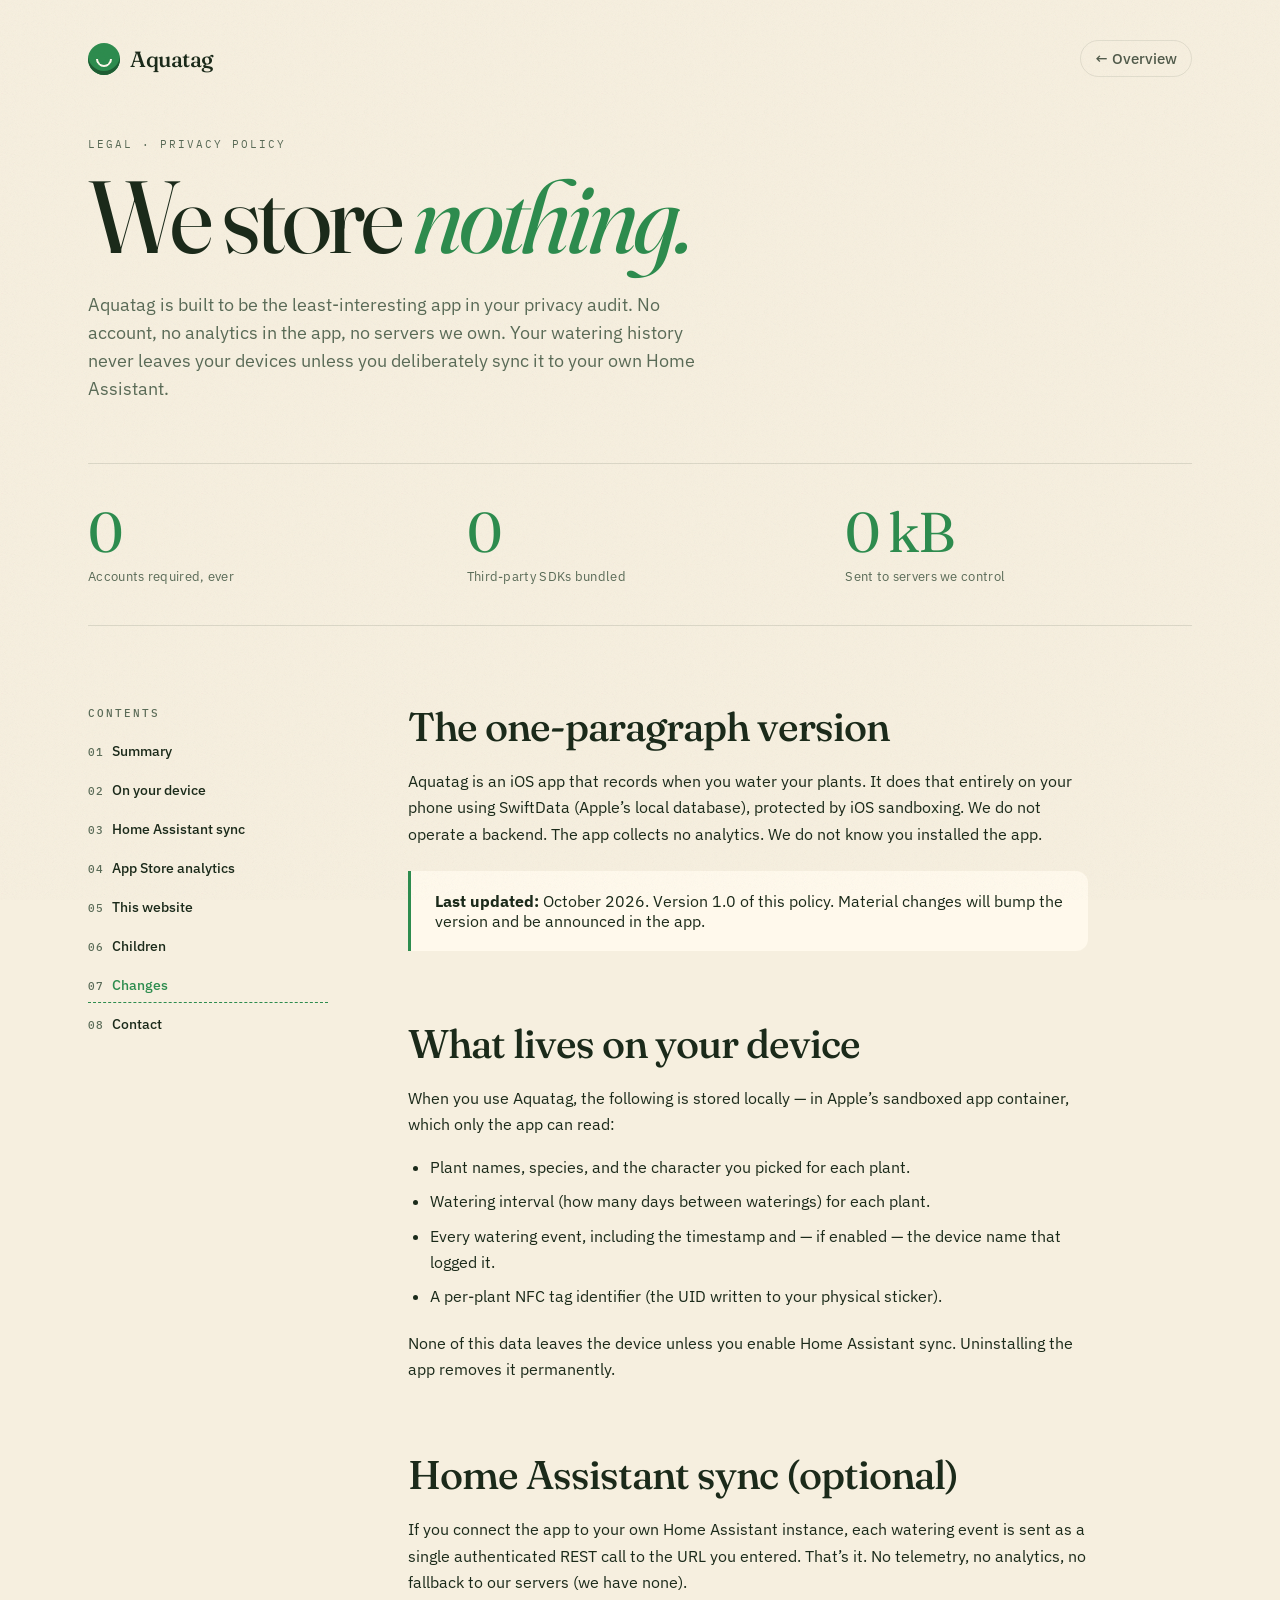
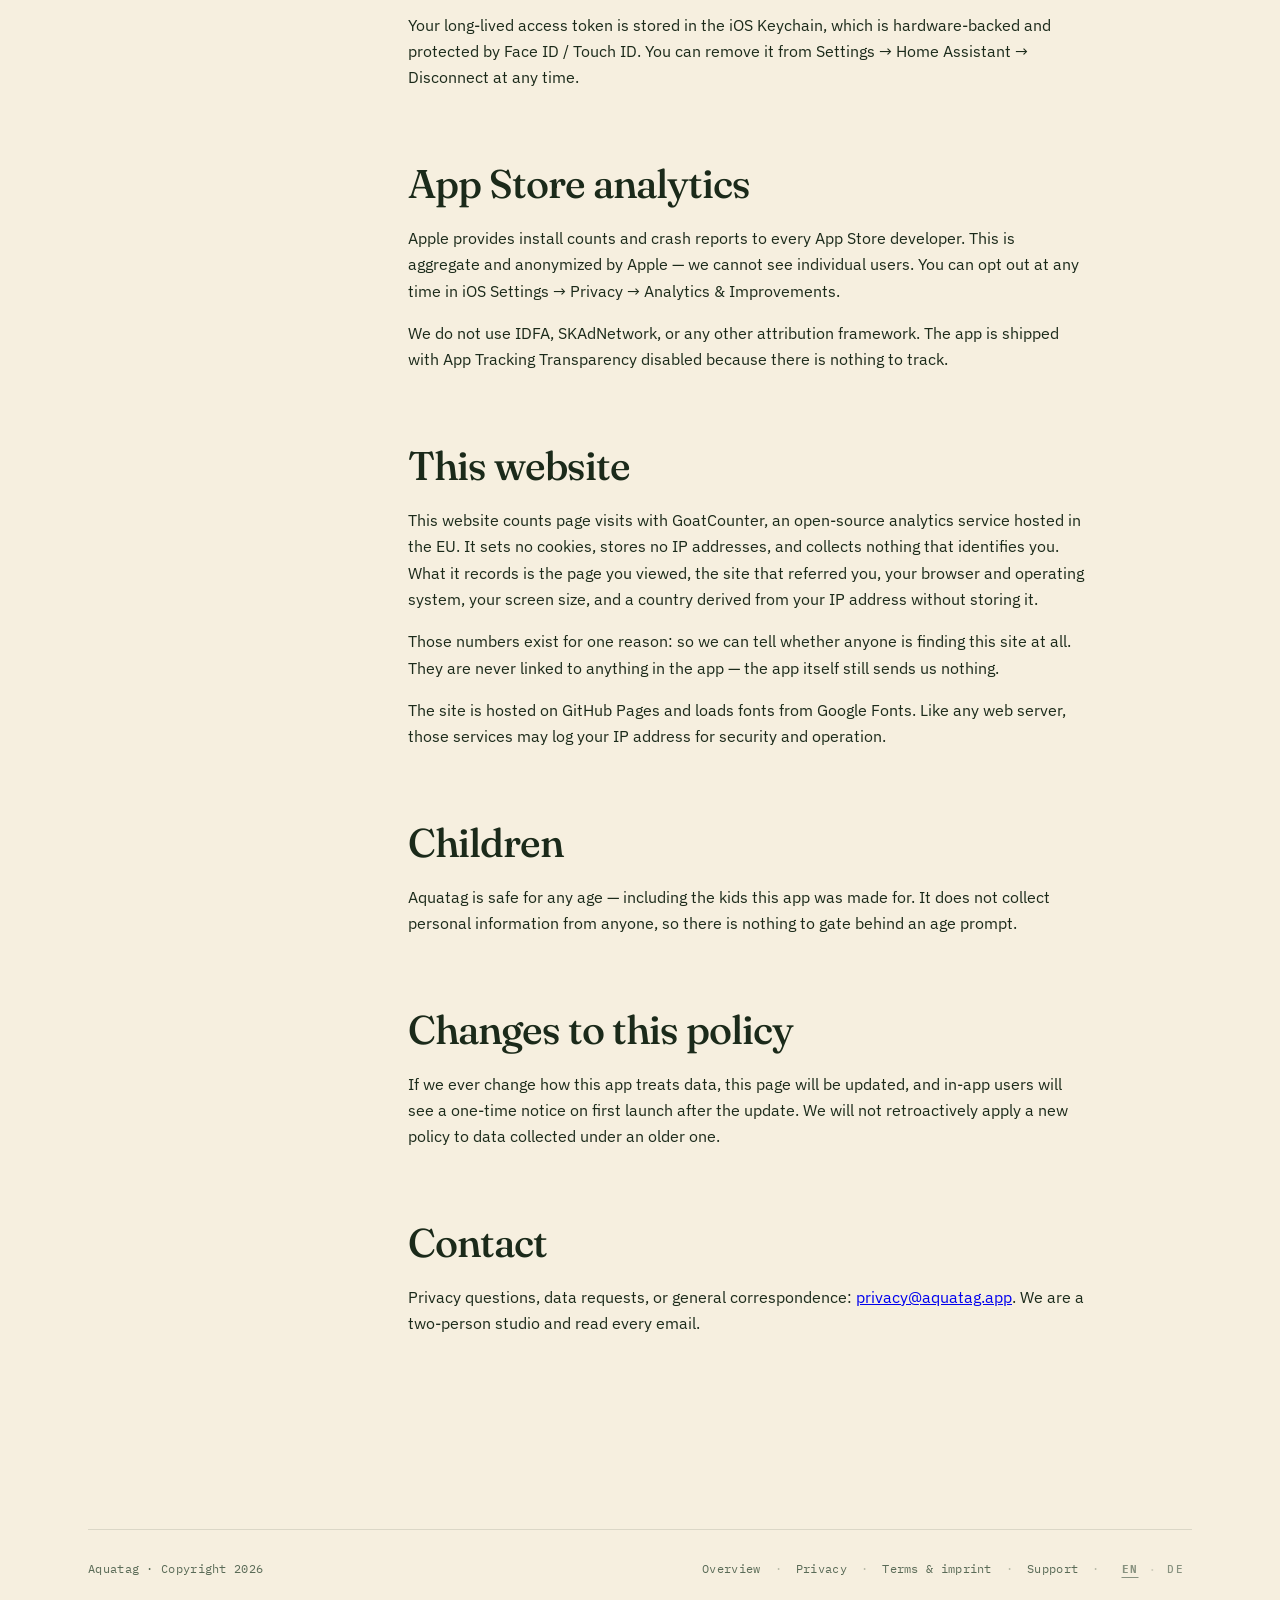
<file: privacy.html>
<!doctype html>
<html lang="en">
<head>
<meta charset="utf-8">
<title data-i18n="priv.title">Aquatag — Privacy</title>
<meta name="viewport" content="width=device-width,initial-scale=1">
<link rel="preconnect" href="https://fonts.googleapis.com">
<link href="https://fonts.googleapis.com/css2?family=Fraunces:opsz,wght@9..144,400;9..144,500;9..144,600&family=IBM+Plex+Sans:wght@400;500;600&family=IBM+Plex+Mono:wght@400;500&display=swap" rel="stylesheet">
<link rel="stylesheet" href="assets/doc.css">
</head>
<body>
<div class="grain"></div>

<div class="doc-top">
  <a class="doc-brand" href="index.html">
    <span class="mark"></span>
    <span>Aquatag</span>
  </a>
  <nav class="doc-nav">
    <a href="index.html" class="doc-back" data-i18n="doc.nav.back">← Home</a>
  </nav>
</div>

<div class="doc-eyebrow" data-i18n="priv.eyebrow">Legal · Privacy policy</div>
<h1 class="doc-h1" data-i18n-html="priv.h1.html">We store <em>nothing.</em></h1>
<p class="doc-lead" data-i18n="priv.lead">Aquatag is built to be the least-interesting app in your privacy audit. No account, no analytics in the app, no servers we own. Your watering history never leaves your devices unless you deliberately sync it to your own Home Assistant.</p>

<div class="doc-stats">
  <div class="doc-stat"><b>0</b><span data-i18n="priv.stat1">Accounts required, ever</span></div>
  <div class="doc-stat"><b>0</b><span data-i18n="priv.stat2">Third-party SDKs bundled</span></div>
  <div class="doc-stat"><b>0 kB</b><span data-i18n="priv.stat3">Sent to servers we control</span></div>
</div>

<div class="doc-body">
  <aside class="doc-toc">
    <h4 data-i18n="doc.toc">Contents</h4>
    <ol>
      <li><a href="#summary" data-i18n="priv.toc1">Summary</a></li>
      <li><a href="#device" data-i18n="priv.toc2">On your device</a></li>
      <li><a href="#ha" data-i18n="priv.toc3">Home Assistant sync</a></li>
      <li><a href="#appstore" data-i18n="priv.toc4">App Store analytics</a></li>
      <li><a href="#website" data-i18n="priv.toc.site">This website</a></li>
      <li><a href="#children" data-i18n="priv.toc5">Children</a></li>
      <li><a href="#changes" data-i18n="priv.toc6">Changes</a></li>
      <li><a href="#contact" data-i18n="priv.toc7">Contact</a></li>
    </ol>
  </aside>

  <article class="doc-content">
    <section id="summary">
      <h2 data-i18n="priv.s1.h">The one-paragraph version</h2>
      <p data-i18n="priv.s1.p1">Aquatag is an iOS app that records when you water your plants. It does that entirely on your phone using SwiftData (Apple's local database), protected by iOS sandboxing. We do not operate a backend. The app collects no analytics. We do not know you installed the app.</p>
      <div class="callout"><b data-i18n="priv.s1.callout.b">Last updated:</b> <span data-i18n="priv.s1.callout.t">October 2026. Version 1.0 of this policy. Material changes will bump the version and be announced in the app.</span></div>
    </section>

    <section id="device">
      <h2 data-i18n="priv.s2.h">What lives on your device</h2>
      <p data-i18n="priv.s2.p1">When you use Aquatag, the following is stored locally — in Apple's sandboxed app container, which only the app can read:</p>
      <ul>
        <li data-i18n="priv.s2.l1">Plant names, species, and the character you picked for each plant.</li>
        <li data-i18n="priv.s2.l2">Watering interval (how many days between waterings) for each plant.</li>
        <li data-i18n="priv.s2.l3">Every watering event, including the timestamp and — if enabled — the device name that logged it.</li>
        <li data-i18n="priv.s2.l4">A per-plant NFC tag identifier (the UID written to your physical sticker).</li>
      </ul>
      <p data-i18n="priv.s2.p2">None of this data leaves the device unless you enable Home Assistant sync. Uninstalling the app removes it permanently.</p>
    </section>

    <section id="ha">
      <h2 data-i18n="priv.s3.h">Home Assistant sync (optional)</h2>
      <p data-i18n="priv.s3.p1">If you connect the app to your own Home Assistant instance, each watering event is sent as a single authenticated REST call to the URL you entered. That's it. No telemetry, no analytics, no fallback to our servers (we have none).</p>
      <p data-i18n="priv.s3.p2">Your long-lived access token is stored in the iOS Keychain, which is hardware-backed and protected by Face ID / Touch ID. You can remove it from Settings → Home Assistant → Disconnect at any time.</p>
    </section>

    <section id="appstore">
      <h2 data-i18n="priv.s4.h">App Store analytics</h2>
      <p data-i18n="priv.s4.p1">Apple provides install counts and crash reports to every App Store developer. This is aggregate and anonymized by Apple — we cannot see individual users. You can opt out at any time in iOS Settings → Privacy → Analytics &amp; Improvements.</p>
      <p data-i18n="priv.s4.p2">We do not use IDFA, SKAdNetwork, or any other attribution framework. The app is shipped with App Tracking Transparency disabled because there is nothing to track.</p>
    </section>

    <section id="website">
      <h2 data-i18n="priv.site.h">This website</h2>
      <p data-i18n="priv.site.p1">This website counts page visits with GoatCounter, an open-source analytics service hosted in the EU. It sets no cookies, stores no IP addresses, and collects nothing that identifies you. What it records is the page you viewed, the site that referred you, your browser and operating system, your screen size, and a country derived from your IP address without storing it.</p>
      <p data-i18n="priv.site.p2">Those numbers exist for one reason: so we can tell whether anyone is finding this site at all. They are never linked to anything in the app — the app itself still sends us nothing.</p>
      <p data-i18n="priv.site.p3">The site is hosted on GitHub Pages and loads fonts from Google Fonts. Like any web server, those services may log your IP address for security and operation.</p>
    </section>

    <section id="children">
      <h2 data-i18n="priv.s5.h">Children</h2>
      <p data-i18n="priv.s5.p1">Aquatag is safe for any age — including the kids this app was made for. It does not collect personal information from anyone, so there is nothing to gate behind an age prompt.</p>
    </section>

    <section id="changes">
      <h2 data-i18n="priv.s6.h">Changes to this policy</h2>
      <p data-i18n="priv.s6.p1">If we ever change how this app treats data, this page will be updated, and in-app users will see a one-time notice on first launch after the update. We will not retroactively apply a new policy to data collected under an older one.</p>
    </section>

    <section id="contact">
      <h2 data-i18n="priv.s7.h">Contact</h2>
      <p data-i18n-html="priv.s7.p1">Privacy questions, data requests, or general correspondence: <a href="mailto:privacy@aquatag.app">privacy@aquatag.app</a>. We are a two-person studio and read every email.</p>
    </section>
  </article>
</div>

<footer class="doc-footer">
  <div class="meta"><span>Aquatag · Copyright 2026</span></div>
  <div class="meta">
    <a href="index.html" data-i18n="doc.f.overview">Home</a>
    <span class="dot">·</span>
    <a href="privacy.html" data-i18n="footer.privacy">Privacy</a>
    <span class="dot">·</span>
    <a href="terms.html" data-i18n="footer.terms">Terms &amp; imprint</a>
    <span class="dot">·</span>
    <a href="support.html" data-i18n="footer.support">Support</a>
    <span class="dot">·</span>
    <span data-lang-slot></span>
  </div>
</footer>

<script>
// Scroll spy for TOC
(() => {
  const links = document.querySelectorAll('.doc-toc a');
  const map = new Map();
  links.forEach(a => {
    const id = a.getAttribute('href').slice(1);
    const sec = document.getElementById(id);
    if (sec) map.set(sec, a);
  });
  const io = new IntersectionObserver((entries) => {
    entries.forEach(e => {
      if (e.isIntersecting) {
        links.forEach(l => l.classList.remove('is-active'));
        const a = map.get(e.target);
        if (a) a.classList.add('is-active');
      }
    });
  }, { rootMargin: '-30% 0px -60% 0px' });
  map.forEach((_, sec) => io.observe(sec));
})();
</script>
<script src="assets/i18n.js"></script>

<!-- Analytics: GoatCounter. Cookieless, stores no IP addresses, collects no personal data. -->
<script data-goatcounter="https://aquatag.goatcounter.com/count"
        async src="//gc.zgo.at/count.js"></script>
<noscript><img src="https://aquatag.goatcounter.com/count?p=noscript" alt="" width="1" height="1"></noscript>
</body>
</html>
</file>
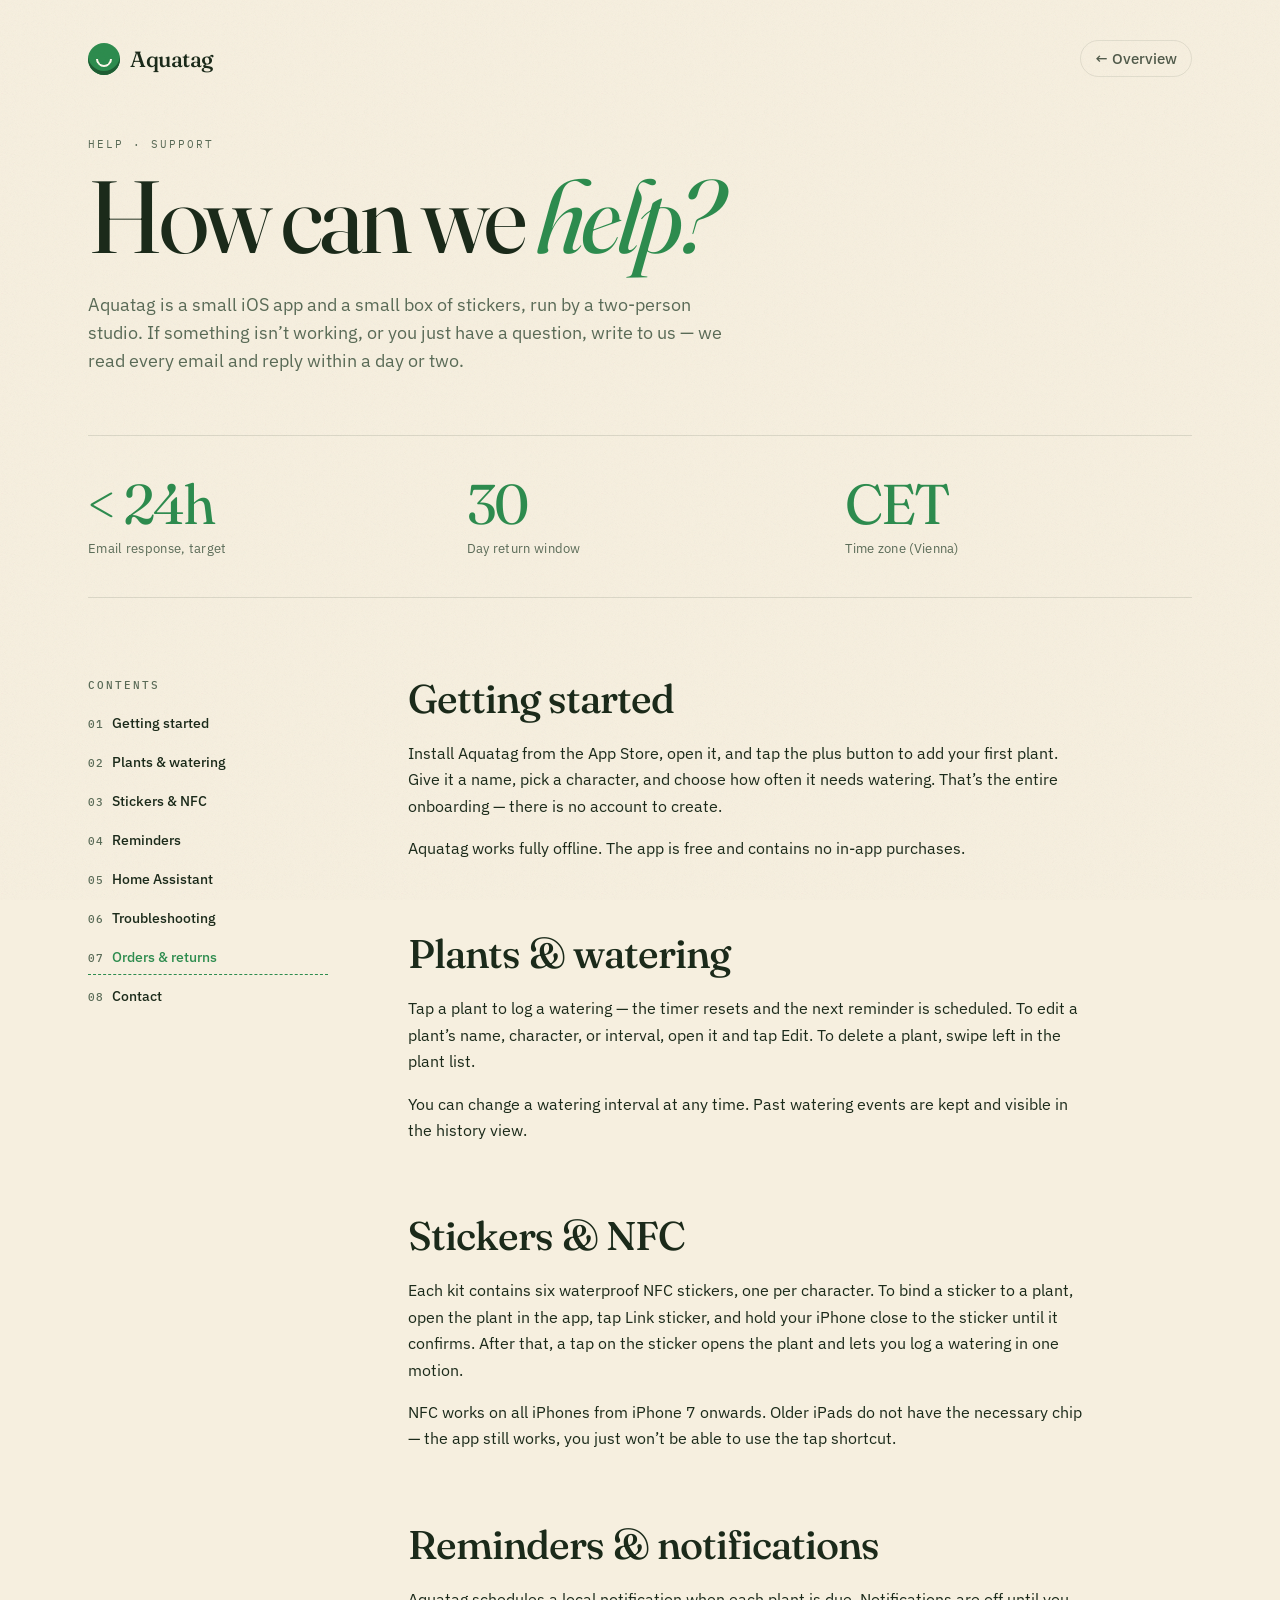
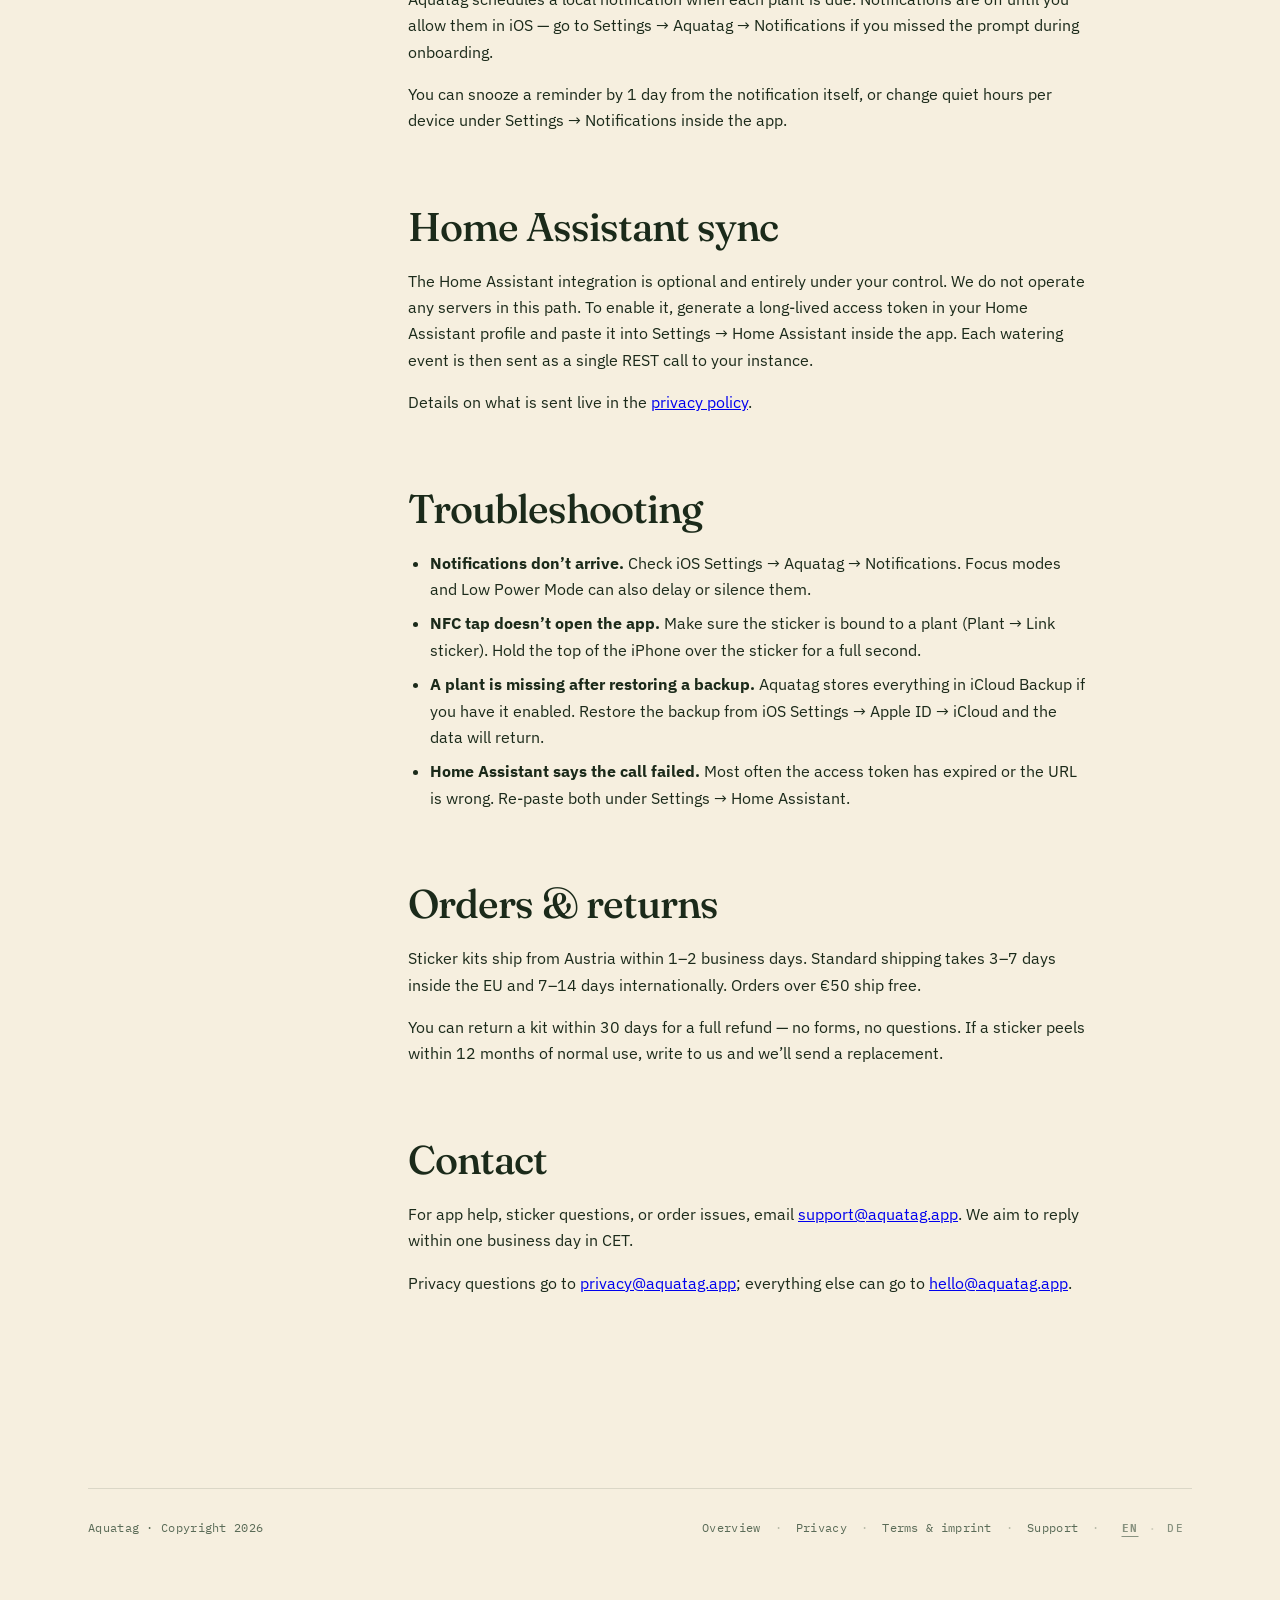
<file: support.html>
<!doctype html>
<html lang="en">
<head>
<meta charset="utf-8">
<title data-i18n="sup.title">Aquatag — Support</title>
<meta name="viewport" content="width=device-width,initial-scale=1">
<link rel="preconnect" href="https://fonts.googleapis.com">
<link href="https://fonts.googleapis.com/css2?family=Fraunces:opsz,wght@9..144,400;9..144,500;9..144,600&family=IBM+Plex+Sans:wght@400;500;600&family=IBM+Plex+Mono:wght@400;500&display=swap" rel="stylesheet">
<link rel="stylesheet" href="assets/doc.css">
</head>
<body>
<div class="grain"></div>

<div class="doc-top">
  <a class="doc-brand" href="index.html">
    <span class="mark"></span>
    <span>Aquatag</span>
  </a>
  <nav class="doc-nav">
    <a href="index.html" class="doc-back" data-i18n="doc.nav.back">← Home</a>
  </nav>
</div>

<div class="doc-eyebrow" data-i18n="sup.eyebrow">Help · Support</div>
<h1 class="doc-h1" data-i18n-html="sup.h1.html">How can we <em>help?</em></h1>
<p class="doc-lead" data-i18n="sup.lead">Aquatag is a small iOS app and a small box of stickers, run by a two-person studio. If something isn't working, or you just have a question, write to us — we read every email and reply within a day or two.</p>

<div class="doc-stats">
  <div class="doc-stat"><b>&lt; 24h</b><span data-i18n="sup.stat1">Email response, target</span></div>
  <div class="doc-stat"><b>30</b><span data-i18n="sup.stat2">Day return window</span></div>
  <div class="doc-stat"><b>CET</b><span data-i18n="sup.stat3">Time zone (Vienna)</span></div>
</div>

<div class="doc-body">
  <aside class="doc-toc">
    <h4 data-i18n="doc.toc">Contents</h4>
    <ol>
      <li><a href="#start" data-i18n="sup.toc1">Getting started</a></li>
      <li><a href="#plants" data-i18n="sup.toc2">Plants &amp; watering</a></li>
      <li><a href="#nfc" data-i18n="sup.toc3">Stickers &amp; NFC</a></li>
      <li><a href="#reminders" data-i18n="sup.toc4">Reminders</a></li>
      <li><a href="#ha" data-i18n="sup.toc5">Home Assistant</a></li>
      <li><a href="#troubleshooting" data-i18n="sup.toc6">Troubleshooting</a></li>
      <li><a href="#orders" data-i18n="sup.toc7">Orders &amp; returns</a></li>
      <li><a href="#contact" data-i18n="sup.toc8">Contact</a></li>
    </ol>
  </aside>

  <article class="doc-content">
    <section id="start">
      <h2 data-i18n="sup.s1.h">Getting started</h2>
      <p data-i18n="sup.s1.p1">Install Aquatag from the App Store, open it, and tap the plus button to add your first plant. Give it a name, pick a character, and choose how often it needs watering. That's the entire onboarding — there is no account to create.</p>
      <p data-i18n="sup.s1.p2">Aquatag works fully offline. The app is free and contains no in-app purchases.</p>
    </section>

    <section id="plants">
      <h2 data-i18n="sup.s2.h">Plants &amp; watering</h2>
      <p data-i18n="sup.s2.p1">Tap a plant to log a watering — the timer resets and the next reminder is scheduled. To edit a plant's name, character, or interval, open it and tap Edit. To delete a plant, swipe left in the plant list.</p>
      <p data-i18n="sup.s2.p2">You can change a watering interval at any time. Past watering events are kept and visible in the history view.</p>
    </section>

    <section id="nfc">
      <h2 data-i18n="sup.s3.h">Stickers &amp; NFC</h2>
      <p data-i18n="sup.s3.p1">Each kit contains six waterproof NFC stickers, one per character. To bind a sticker to a plant, open the plant in the app, tap Link sticker, and hold your iPhone close to the sticker until it confirms. After that, a tap on the sticker opens the plant and lets you log a watering in one motion.</p>
      <p data-i18n="sup.s3.p2">NFC works on all iPhones from iPhone 7 onwards. Older iPads do not have the necessary chip — the app still works, you just won't be able to use the tap shortcut.</p>
    </section>

    <section id="reminders">
      <h2 data-i18n="sup.s4.h">Reminders &amp; notifications</h2>
      <p data-i18n="sup.s4.p1">Aquatag schedules a local notification when each plant is due. Notifications are off until you allow them in iOS — go to Settings → Aquatag → Notifications if you missed the prompt during onboarding.</p>
      <p data-i18n="sup.s4.p2">You can snooze a reminder by 1 day from the notification itself, or change quiet hours per device under Settings → Notifications inside the app.</p>
    </section>

    <section id="ha">
      <h2 data-i18n="sup.s5.h">Home Assistant sync</h2>
      <p data-i18n="sup.s5.p1">The Home Assistant integration is optional and entirely under your control. We do not operate any servers in this path. To enable it, generate a long-lived access token in your Home Assistant profile and paste it into Settings → Home Assistant inside the app. Each watering event is then sent as a single REST call to your instance.</p>
      <p data-i18n-html="sup.s5.p2.html">Details on what is sent live in the <a href="privacy.html#ha">privacy policy</a>.</p>
    </section>

    <section id="troubleshooting">
      <h2 data-i18n="sup.s6.h">Troubleshooting</h2>
      <ul>
        <li data-i18n-html="sup.s6.l1.html"><b>Notifications don't arrive.</b> Check iOS Settings → Aquatag → Notifications. Focus modes and Low Power Mode can also delay or silence them.</li>
        <li data-i18n-html="sup.s6.l2.html"><b>NFC tap doesn't open the app.</b> Make sure the sticker is bound to a plant (Plant → Link sticker). Hold the top of the iPhone over the sticker for a full second.</li>
        <li data-i18n-html="sup.s6.l3.html"><b>A plant is missing after restoring a backup.</b> Aquatag stores everything in iCloud Backup if you have it enabled. Restore the backup from iOS Settings → Apple ID → iCloud and the data will return.</li>
        <li data-i18n-html="sup.s6.l4.html"><b>Home Assistant says the call failed.</b> Most often the access token has expired or the URL is wrong. Re-paste both under Settings → Home Assistant.</li>
      </ul>
    </section>

    <section id="orders">
      <h2 data-i18n="sup.s7.h">Orders &amp; returns</h2>
      <p data-i18n="sup.s7.p1">Sticker kits ship from Austria within 1–2 business days. Standard shipping takes 3–7 days inside the EU and 7–14 days internationally. Orders over €50 ship free.</p>
      <p data-i18n="sup.s7.p2">You can return a kit within 30 days for a full refund — no forms, no questions. If a sticker peels within 12 months of normal use, write to us and we'll send a replacement.</p>
    </section>

    <section id="contact">
      <h2 data-i18n="sup.s8.h">Contact</h2>
      <p data-i18n-html="sup.s8.p1.html">For app help, sticker questions, or order issues, email <a href="mailto:support@aquatag.app">support@aquatag.app</a>. We aim to reply within one business day in CET.</p>
      <p data-i18n-html="sup.s8.p2.html">Privacy questions go to <a href="mailto:privacy@aquatag.app">privacy@aquatag.app</a>; everything else can go to <a href="mailto:hello@aquatag.app">hello@aquatag.app</a>.</p>
    </section>
  </article>
</div>

<footer class="doc-footer">
  <div class="meta"><span>Aquatag · Copyright 2026</span></div>
  <div class="meta">
    <a href="index.html" data-i18n="doc.f.overview">Home</a>
    <span class="dot">·</span>
    <a href="privacy.html" data-i18n="footer.privacy">Privacy</a>
    <span class="dot">·</span>
    <a href="terms.html" data-i18n="footer.terms">Terms &amp; imprint</a>
    <span class="dot">·</span>
    <a href="support.html" data-i18n="footer.support">Support</a>
    <span class="dot">·</span>
    <span data-lang-slot></span>
  </div>
</footer>

<script>
(() => {
  const links = document.querySelectorAll('.doc-toc a');
  const map = new Map();
  links.forEach(a => {
    const id = a.getAttribute('href').slice(1);
    const sec = document.getElementById(id);
    if (sec) map.set(sec, a);
  });
  const io = new IntersectionObserver((entries) => {
    entries.forEach(e => {
      if (e.isIntersecting) {
        links.forEach(l => l.classList.remove('is-active'));
        const a = map.get(e.target);
        if (a) a.classList.add('is-active');
      }
    });
  }, { rootMargin: '-30% 0px -60% 0px' });
  map.forEach((_, sec) => io.observe(sec));
})();
</script>
<script src="assets/i18n.js"></script>

<!-- Analytics: GoatCounter. Cookieless, stores no IP addresses, collects no personal data. -->
<script data-goatcounter="https://aquatag.goatcounter.com/count"
        async src="//gc.zgo.at/count.js"></script>
<noscript><img src="https://aquatag.goatcounter.com/count?p=noscript" alt="" width="1" height="1"></noscript>
</body>
</html>
</file>
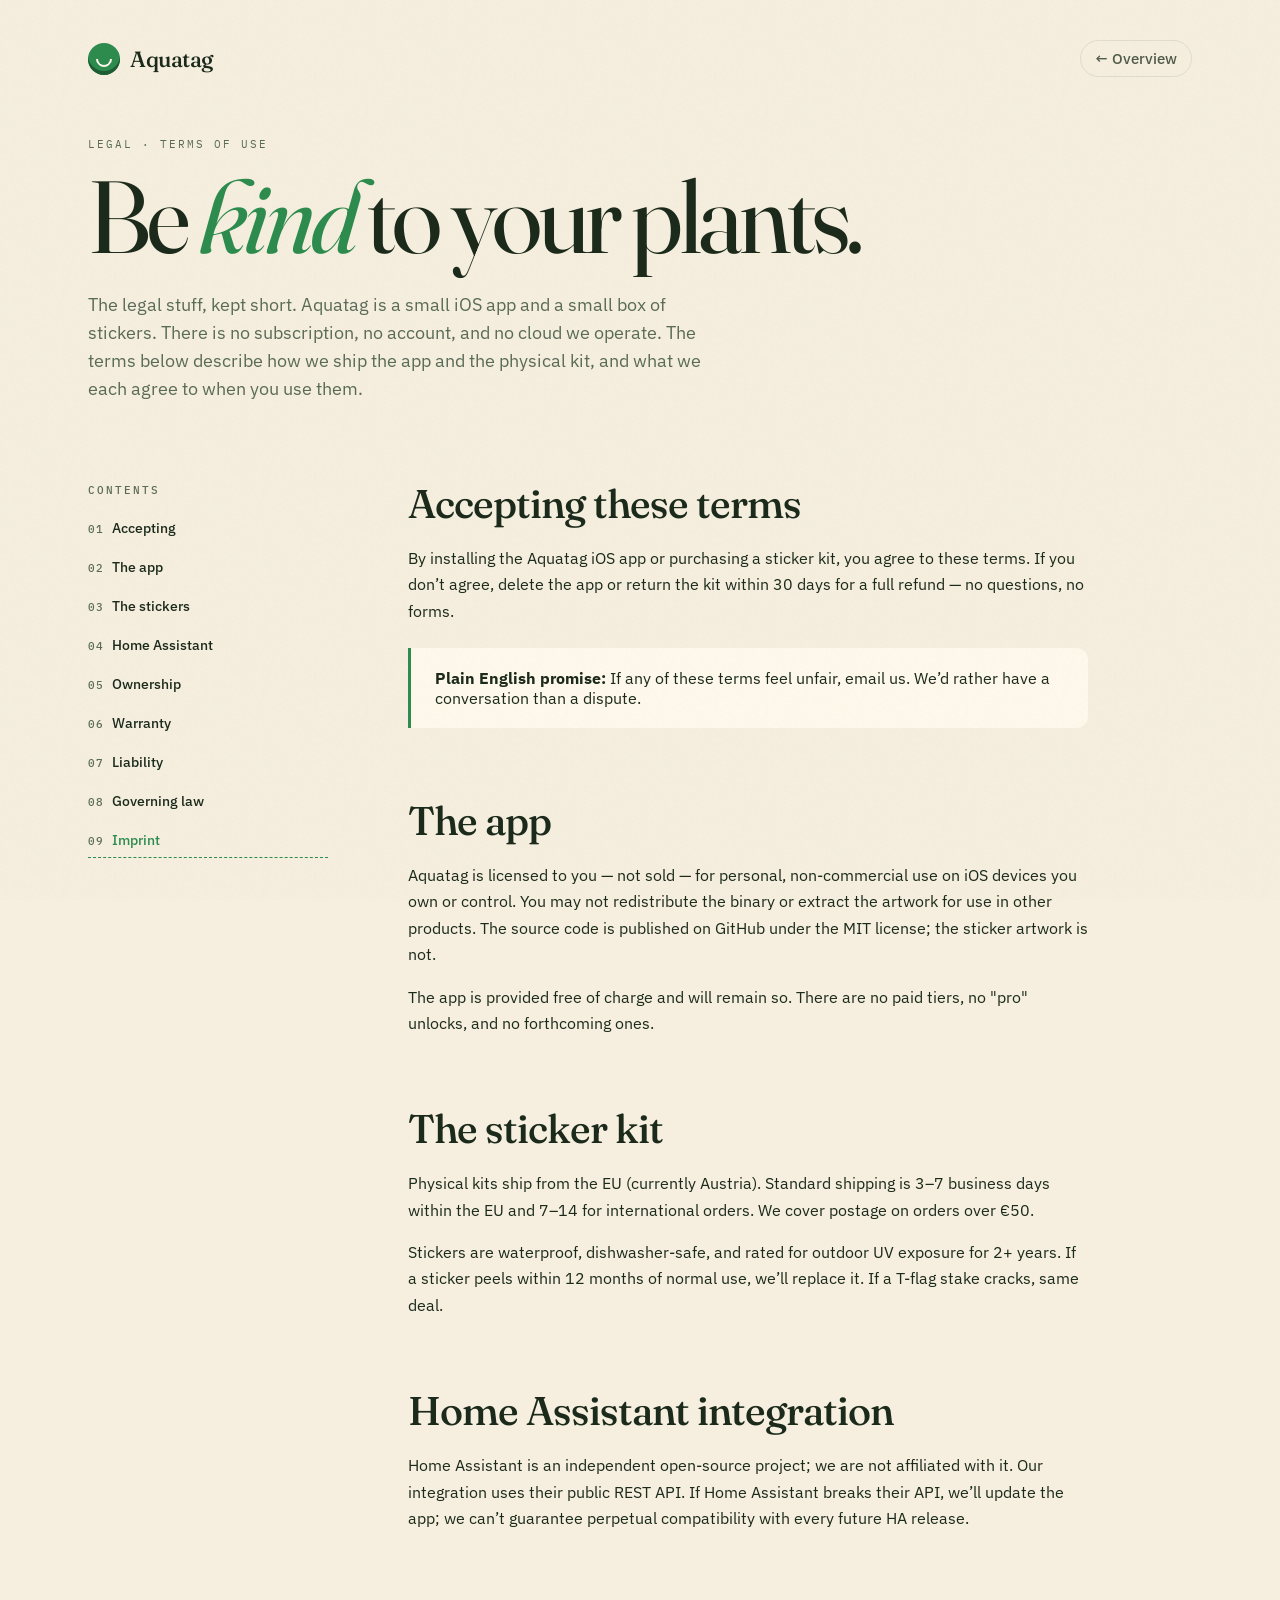
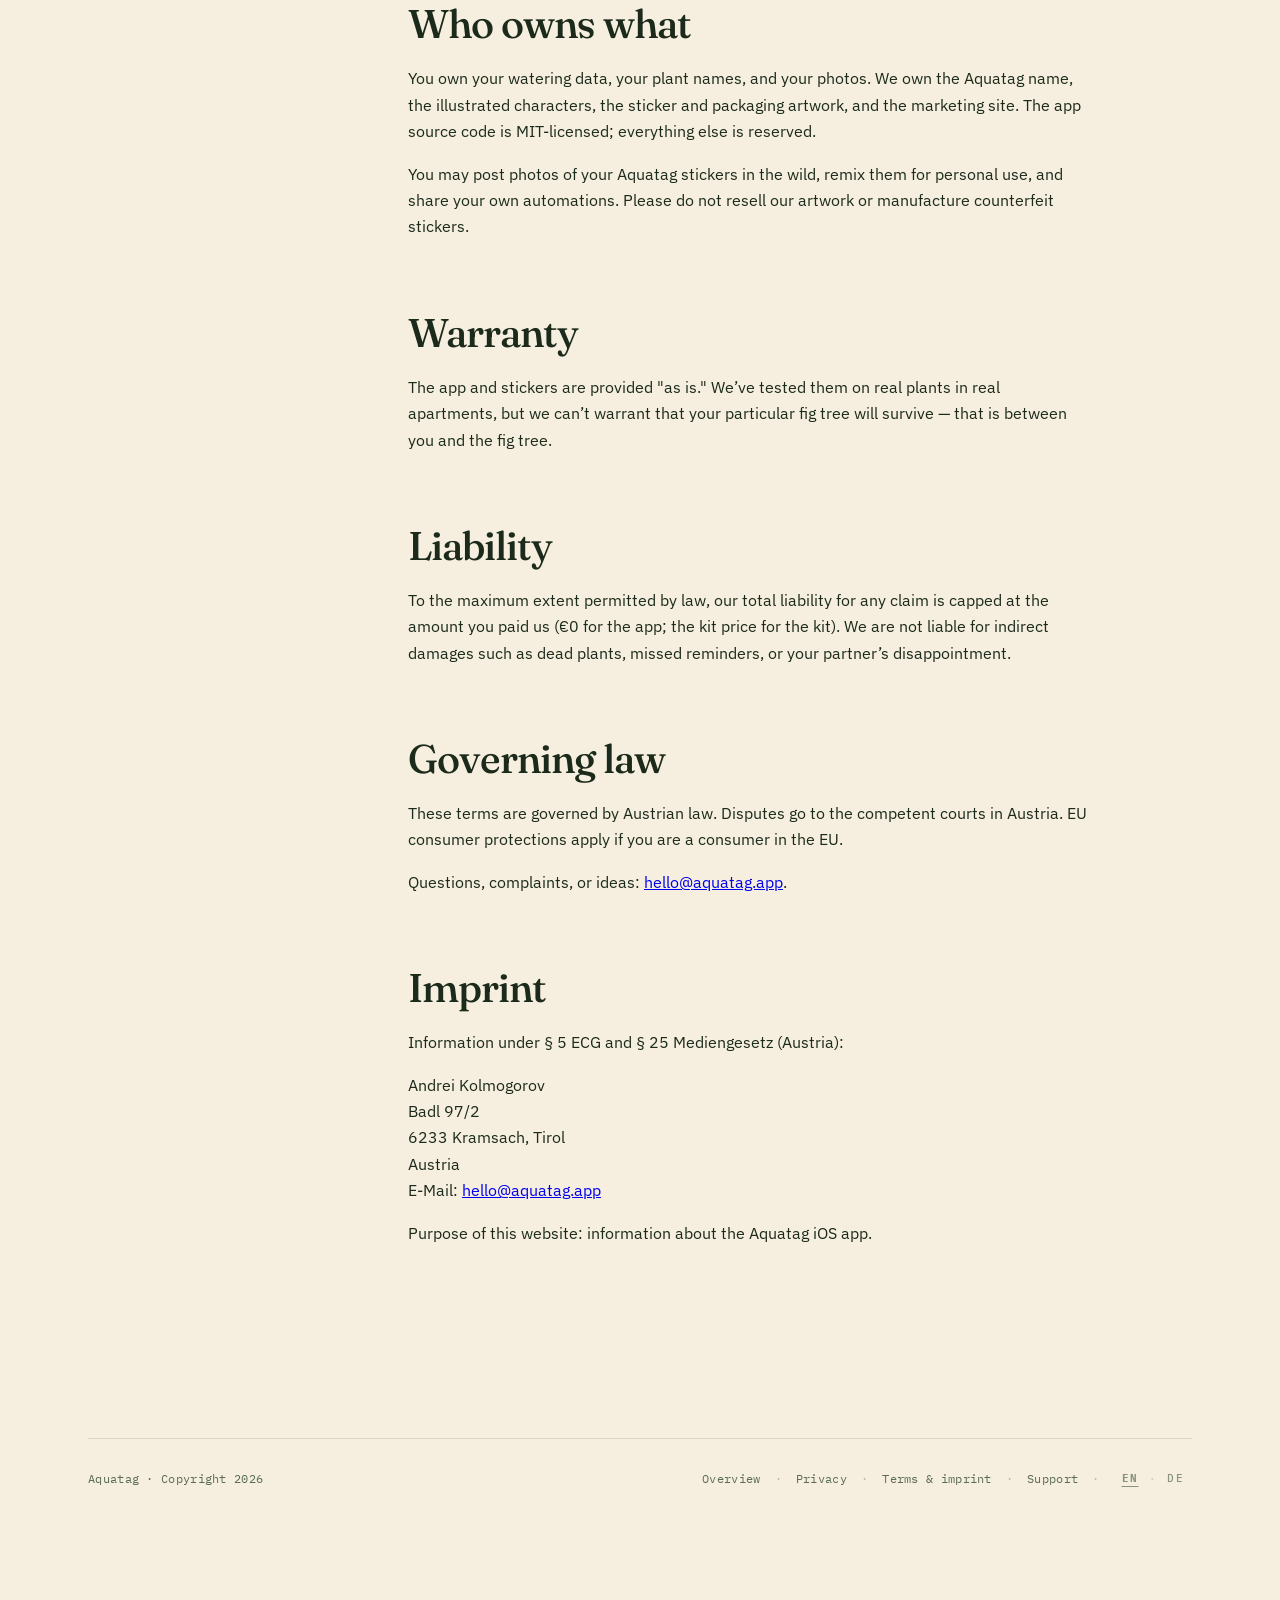
<file: terms.html>
<!doctype html>
<html lang="en">
<head>
<meta charset="utf-8">
<title data-i18n="terms.title">Aquatag — Terms</title>
<meta name="viewport" content="width=device-width,initial-scale=1">
<link rel="preconnect" href="https://fonts.googleapis.com">
<link href="https://fonts.googleapis.com/css2?family=Fraunces:opsz,wght@9..144,400;9..144,500;9..144,600&family=IBM+Plex+Sans:wght@400;500;600&family=IBM+Plex+Mono:wght@400;500&display=swap" rel="stylesheet">
<link rel="stylesheet" href="assets/doc.css">
</head>
<body>
<div class="grain"></div>

<div class="doc-top">
  <a class="doc-brand" href="index.html">
    <span class="mark"></span>
    <span>Aquatag</span>
  </a>
  <nav class="doc-nav">
    <a href="index.html" class="doc-back" data-i18n="doc.nav.back">← Home</a>
  </nav>
</div>

<div class="doc-eyebrow" data-i18n="terms.eyebrow">Legal · Terms of use</div>
<h1 class="doc-h1" data-i18n-html="terms.h1.html">Be <em>kind</em> to your plants.</h1>
<p class="doc-lead" data-i18n="terms.lead">The legal stuff, kept short. Aquatag is a small iOS app and a small box of stickers. There is no subscription, no account, and no cloud we operate. The terms below describe how we ship the app and the physical kit, and what we each agree to when you use them.</p>

<div class="doc-body">
  <aside class="doc-toc">
    <h4 data-i18n="doc.toc">Contents</h4>
    <ol>
      <li><a href="#accept" data-i18n="terms.toc1">Accepting</a></li>
      <li><a href="#app" data-i18n="terms.toc2">The app</a></li>
      <li><a href="#hardware" data-i18n="terms.toc3">The stickers</a></li>
      <li><a href="#ha" data-i18n="terms.toc4">Home Assistant</a></li>
      <li><a href="#ip" data-i18n="terms.toc5">Ownership</a></li>
      <li><a href="#warranty" data-i18n="terms.toc6">Warranty</a></li>
      <li><a href="#liability" data-i18n="terms.toc7">Liability</a></li>
      <li><a href="#law" data-i18n="terms.toc8">Governing law</a></li>
      <li><a href="#imprint" data-i18n="terms.toc.imprint">Imprint</a></li>
    </ol>
  </aside>

  <article class="doc-content">
    <section id="accept">
      <h2 data-i18n="terms.s1.h">Accepting these terms</h2>
      <p data-i18n="terms.s1.p1">By installing the Aquatag iOS app or purchasing a sticker kit, you agree to these terms. If you don't agree, delete the app or return the kit within 30 days for a full refund — no questions, no forms.</p>
      <div class="callout"><b data-i18n="terms.s1.b">Plain English promise:</b> <span data-i18n="terms.s1.t">If any of these terms feel unfair, email us. We'd rather have a conversation than a dispute.</span></div>
    </section>

    <section id="app">
      <h2 data-i18n="terms.s2.h">The app</h2>
      <p data-i18n="terms.s2.p1">Aquatag is licensed to you — not sold — for personal, non-commercial use on iOS devices you own or control. You may not redistribute the binary or extract the artwork for use in other products. The source code is published on GitHub under the MIT license; the sticker artwork is not.</p>
      <p data-i18n="terms.s2.p2">The app is provided free of charge and will remain so. There are no paid tiers, no "pro" unlocks, and no forthcoming ones.</p>
    </section>

    <section id="hardware">
      <h2 data-i18n="terms.s3.h">The sticker kit</h2>
      <p data-i18n="terms.s3.p1">Physical kits ship from the EU (currently Austria). Standard shipping is 3–7 business days within the EU and 7–14 for international orders. We cover postage on orders over €50.</p>
      <p data-i18n="terms.s3.p2">Stickers are waterproof, dishwasher-safe, and rated for outdoor UV exposure for 2+ years. If a sticker peels within 12 months of normal use, we'll replace it. If a T-flag stake cracks, same deal.</p>
    </section>

    <section id="ha">
      <h2 data-i18n="terms.s4.h">Home Assistant integration</h2>
      <p data-i18n="terms.s4.p1">Home Assistant is an independent open-source project; we are not affiliated with it. Our integration uses their public REST API. If Home Assistant breaks their API, we'll update the app; we can't guarantee perpetual compatibility with every future HA release.</p>
    </section>

    <section id="ip">
      <h2 data-i18n="terms.s5.h">Who owns what</h2>
      <p data-i18n="terms.s5.p1">You own your watering data, your plant names, and your photos. We own the Aquatag name, the illustrated characters, the sticker and packaging artwork, and the marketing site. The app source code is MIT-licensed; everything else is reserved.</p>
      <p data-i18n="terms.s5.p2">You may post photos of your Aquatag stickers in the wild, remix them for personal use, and share your own automations. Please do not resell our artwork or manufacture counterfeit stickers.</p>
    </section>

    <section id="warranty">
      <h2 data-i18n="terms.s6.h">Warranty</h2>
      <p data-i18n="terms.s6.p1">The app and stickers are provided "as is." We've tested them on real plants in real apartments, but we can't warrant that your particular fig tree will survive — that is between you and the fig tree.</p>
    </section>

    <section id="liability">
      <h2 data-i18n="terms.s7.h">Liability</h2>
      <p data-i18n="terms.s7.p1">To the maximum extent permitted by law, our total liability for any claim is capped at the amount you paid us (€0 for the app; the kit price for the kit). We are not liable for indirect damages such as dead plants, missed reminders, or your partner's disappointment.</p>
    </section>

    <section id="law">
      <h2 data-i18n="terms.s8.h">Governing law</h2>
      <p data-i18n="terms.s8.p1">These terms are governed by Austrian law. Disputes go to the competent courts in Austria. EU consumer protections apply if you are a consumer in the EU.</p>
      <p data-i18n-html="terms.s8.p2">Questions, complaints, or ideas: <a href="mailto:hello@aquatag.app">hello@aquatag.app</a>.</p>
    </section>
    <section id="imprint">
      <h2 data-i18n="terms.imprint.h">Imprint</h2>
      <p data-i18n="terms.imprint.intro">Information under § 5 ECG and § 25 Mediengesetz (Austria):</p>
      <p>
        Andrei Kolmogorov<br>
        Badl 97/2<br>
        6233 Kramsach, Tirol<br>
        <span data-i18n="terms.imprint.country">Austria</span><br>
        E-Mail: <a href="mailto:hello@aquatag.app">hello@aquatag.app</a>
      </p>
      <p data-i18n="terms.imprint.purpose">Purpose of this website: information about the Aquatag iOS app.</p>
    </section>
  </article>
</div>

<footer class="doc-footer">
  <div class="meta"><span>Aquatag · Copyright 2026</span></div>
  <div class="meta">
    <a href="index.html" data-i18n="doc.f.overview">Home</a>
    <span class="dot">·</span>
    <a href="privacy.html" data-i18n="footer.privacy">Privacy</a>
    <span class="dot">·</span>
    <a href="terms.html" data-i18n="footer.terms">Terms &amp; imprint</a>
    <span class="dot">·</span>
    <a href="support.html" data-i18n="footer.support">Support</a>
    <span class="dot">·</span>
    <span data-lang-slot></span>
  </div>
</footer>

<script>
(() => {
  const links = document.querySelectorAll('.doc-toc a');
  const map = new Map();
  links.forEach(a => {
    const id = a.getAttribute('href').slice(1);
    const sec = document.getElementById(id);
    if (sec) map.set(sec, a);
  });
  const io = new IntersectionObserver((entries) => {
    entries.forEach(e => {
      if (e.isIntersecting) {
        links.forEach(l => l.classList.remove('is-active'));
        const a = map.get(e.target);
        if (a) a.classList.add('is-active');
      }
    });
  }, { rootMargin: '-30% 0px -60% 0px' });
  map.forEach((_, sec) => io.observe(sec));
})();
</script>
<script src="assets/i18n.js"></script>

<!-- Analytics: GoatCounter. Cookieless, stores no IP addresses, collects no personal data. -->
<script data-goatcounter="https://aquatag.goatcounter.com/count"
        async src="//gc.zgo.at/count.js"></script>
<noscript><img src="https://aquatag.goatcounter.com/count?p=noscript" alt="" width="1" height="1"></noscript>
</body>
</html>
</file>
<file: assets/doc.css>
/* assets/doc.css — shared styling for utility / doc-style pages:
   privacy, terms, brand, design-system. Matches Nursery palette. */
:root {
  --bg: #f6efdf;
  --paper: #fff9ec;
  --ink: #1b2a1a;
  --ink-soft: #5a6b57;
  --moss: #2d8c4e;
  --moss-deep: #1e5d33;
  --terracotta: #c8463a;
  --amber: #e8a020;
  --divider: rgba(27,42,26,0.12);
  --serif: 'Fraunces', Georgia, serif;
  --sans: 'IBM Plex Sans', -apple-system, system-ui, sans-serif;
  --mono: 'IBM Plex Mono', monospace;
}
* { box-sizing: border-box; margin: 0; padding: 0; }
html, body { background: var(--bg); color: var(--ink); font-family: var(--sans); -webkit-font-smoothing: antialiased; }
body { padding: 40px 48px 120px; max-width: 1200px; margin: 0 auto; }
::selection { background: var(--moss); color: var(--paper); }

.grain { position: fixed; inset: 0; pointer-events: none; z-index: 100; opacity: 0.05;
  background-image: url("data:image/svg+xml;utf8,<svg xmlns='http://www.w3.org/2000/svg' width='200' height='200'><filter id='n'><feTurbulence baseFrequency='0.9' numOctaves='3'/></filter><rect width='100%25' height='100%25' filter='url(%23n)'/></svg>");
  mix-blend-mode: multiply; }

/* Header */
.doc-top { display: flex; justify-content: space-between; align-items: center; gap: 24px; margin-bottom: 60px; }
.doc-brand { display: inline-flex; align-items: center; gap: 10px; font-family: var(--serif); font-size: 22px; font-weight: 500; letter-spacing: -0.5px; text-decoration: none; color: inherit; }
.doc-brand .mark { width: 32px; height: 32px; border-radius: 50%; background: var(--moss); position: relative; box-shadow: inset 0 -4px 0 var(--moss-deep); }
.doc-brand .mark::after { content: ''; position: absolute; inset: 8px; border: 2px solid var(--paper); border-radius: 50%; border-top-color: transparent; border-right-color: transparent; transform: rotate(-45deg); }
.doc-nav { display: flex; gap: 24px; align-items: center; }
.doc-nav a { color: var(--ink); text-decoration: none; opacity: 0.75; font-size: 15px; font-weight: 500; }
.doc-nav a:hover { opacity: 1; }
.doc-back { color: var(--ink-soft); font-size: 14px; text-decoration: none; padding: 8px 14px; border-radius: 999px; border: 1px solid var(--divider); }
.doc-back:hover { background: var(--paper); color: var(--ink); }

/* Hero */
.doc-eyebrow { font-family: var(--mono); font-size: 11px; letter-spacing: 2px; text-transform: uppercase; color: var(--ink-soft); margin-bottom: 18px; }
.doc-h1 { font-family: var(--serif); font-weight: 400; font-size: clamp(56px, 8vw, 120px); letter-spacing: -4px; line-height: 0.92; max-width: 1000px; }
.doc-h1 em { font-style: italic; color: var(--moss); }
.doc-lead { margin-top: 28px; font-size: 18px; line-height: 1.55; color: var(--ink-soft); max-width: 640px; }

/* Layout — 2col for long-form text */
.doc-body { margin-top: 80px; display: grid; grid-template-columns: 240px 1fr; gap: 80px; align-items: start; }
.doc-toc { position: sticky; top: 40px; }
.doc-toc h4 { font-family: var(--mono); font-size: 11px; letter-spacing: 2px; text-transform: uppercase; color: var(--ink-soft); margin-bottom: 14px; font-weight: 500; }
.doc-toc ol { list-style: none; counter-reset: toc; display: flex; flex-direction: column; gap: 4px; }
.doc-toc li { counter-increment: toc; }
.doc-toc a { display: block; padding: 8px 0; color: var(--ink); text-decoration: none; font-size: 14px; font-weight: 500; border-bottom: 1px dashed transparent; }
.doc-toc a::before { content: counter(toc, decimal-leading-zero) '  '; font-family: var(--mono); color: var(--ink-soft); font-size: 11px; letter-spacing: 1px; }
.doc-toc a:hover { color: var(--moss); }
.doc-toc a.is-active { color: var(--moss); border-bottom-color: var(--moss); }

.doc-content { max-width: 680px; }
.doc-content section { margin-bottom: 72px; scroll-margin-top: 20px; }
.doc-content h2 { font-family: var(--serif); font-weight: 500; font-size: 40px; letter-spacing: -1px; line-height: 1.05; margin-bottom: 20px; }
.doc-content h3 { font-family: var(--serif); font-weight: 500; font-size: 24px; letter-spacing: -0.4px; margin-top: 32px; margin-bottom: 12px; }
.doc-content p { font-size: 16px; line-height: 1.65; color: var(--ink); margin-bottom: 16px; }
.doc-content p em { color: var(--ink-soft); }
.doc-content ul, .doc-content ol { margin: 0 0 20px 22px; }
.doc-content li { font-size: 16px; line-height: 1.65; margin-bottom: 8px; }
.doc-content code { font-family: var(--mono); font-size: 13px; background: var(--paper); padding: 2px 6px; border-radius: 4px; border: 1px solid var(--divider); }
.doc-content .callout { background: var(--paper); border-left: 3px solid var(--moss); padding: 20px 24px; border-radius: 0 12px 12px 0; margin: 24px 0; }
.doc-content .callout b { color: var(--ink); }

/* Stats row */
.doc-stats { display: grid; grid-template-columns: repeat(3, 1fr); gap: 32px; margin-top: 60px; padding: 40px 0; border-top: 1px solid var(--divider); border-bottom: 1px solid var(--divider); }
.doc-stat b { display: block; font-family: var(--serif); font-size: 56px; font-weight: 400; letter-spacing: -2px; line-height: 1; color: var(--moss); }
.doc-stat span { display: block; font-size: 13px; color: var(--ink-soft); margin-top: 8px; letter-spacing: 0.3px; }

/* Footer — unified */
.doc-footer { margin-top: 120px; padding-top: 28px; border-top: 1px solid var(--divider); display: flex; justify-content: space-between; font-family: var(--mono); font-size: 12px; color: var(--ink-soft); letter-spacing: 0.3px; gap: 18px; flex-wrap: wrap; }
.doc-footer a { color: inherit; text-decoration: none; }
.doc-footer a:hover { color: var(--ink); text-decoration: underline; text-underline-offset: 3px; }
.doc-footer .meta { display: flex; gap: 14px; align-items: center; }
.doc-footer .dot { opacity: 0.4; }

@media (max-width: 820px) {
  .doc-body { grid-template-columns: 1fr; gap: 40px; }
  .doc-toc { position: static; }
}
</file>
